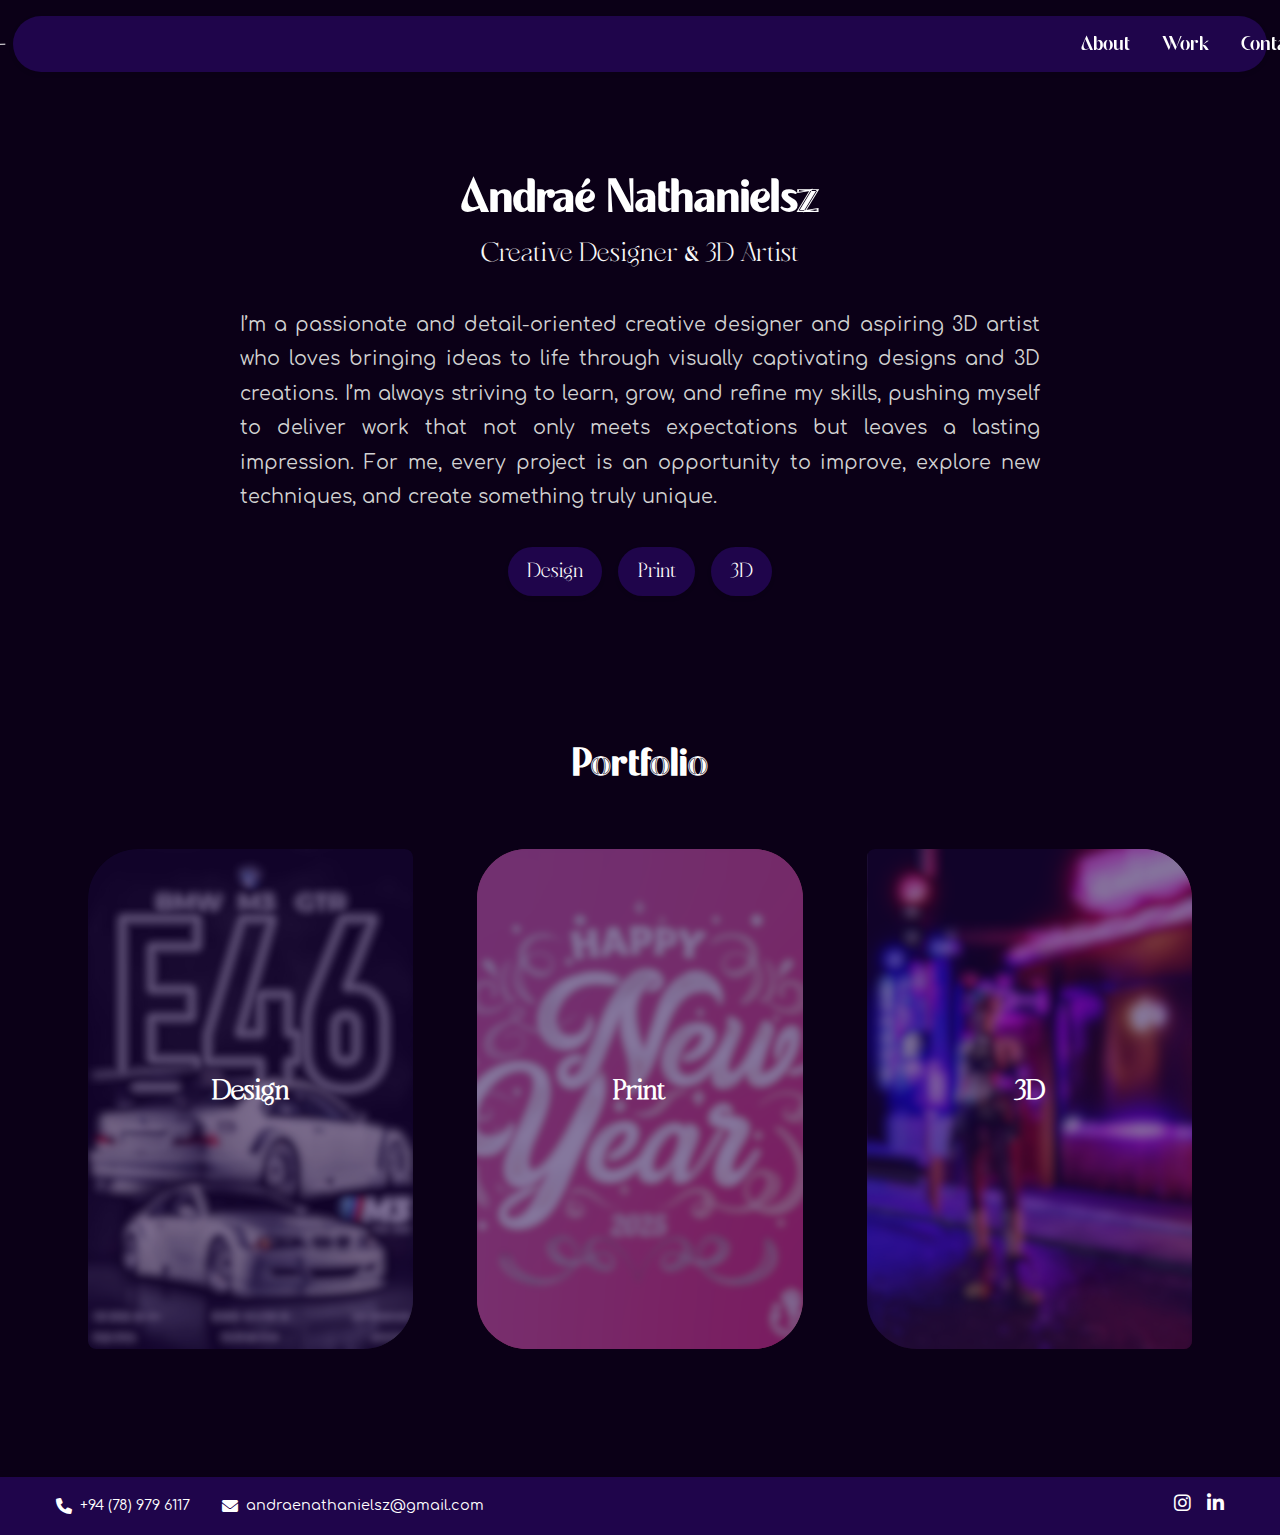
<file: index.html>
<!DOCTYPE html>
<html lang="en">
<head>
    <meta charset="UTF-8">
    <meta name="viewport" content="width=device-width, initial-scale=1.0">
    <title>Portfolio - Andraé Nathanielsz</title>
    <link rel="icon" type="image/png" href="logo.png">
    <link rel="stylesheet" href="CSS/styles.css">
    <link rel="stylesheet" href="https://cdnjs.cloudflare.com/ajax/libs/font-awesome/6.0.0/css/all.min.css">
</head>
<body class="home-page">
    <header>
        <nav>
            <div class="logo"><img src="logowhite.png" alt="Portfolio Logo"></div>
            <ul class="nav-links">
                <li><a href="#about">About</a></li>
                <li><a href="#work">Work</a></li>
                <li><a href="#contact">Contact</a></li>
            </ul>
        </nav>
    </header>

    <main>
        <section id="about" class="about-section">
            <div class="about-content">
                <h1>Andraé Nathanielsz</h1>
                <h2>Creative Designer <span class='nd'>&&nbsp;</span>3D Artist</h2>
                <p>I’m a passionate and detail-oriented creative designer and aspiring 3D artist who loves bringing ideas to life through visually captivating designs and 3D creations. I’m always striving to learn, grow, and refine my skills, pushing myself to deliver work that not only meets expectations but leaves a lasting impression. For me, every project is an opportunity to improve, explore new techniques, and create something truly unique.</p>
                <div class="skills">
                    <span class="skill-tag"><span>Design</span></span>
                    <span class="skill-tag"><span>Print</span></span>
                    <span class="skill-tag"><span>3D</span></span>
                </div>
            </div>
        </section>

        <section id="work" class="preview-section">
            <h2 style="font-family: 'AR';">Portfolio</h2>
            <div class="work-previews">
                <a href="work.html?filter=design" class="preview-card left" style="background-image: url('DesignPreview.jpg'); background-size: cover; background-position: center;">
                    <div class="preview-content">
                        <h3 style="font-family: 'Sol';">Design</h3>
                    </div>
                </a>
                <a href="work.html?filter=print" class="preview-card" style="background-image: url('PrintPreview.png'); background-size: cover; background-position: center; border-radius: 50px;">
                    <div class="preview-content">
                        <h3 style="font-family: 'Sol';">Print</h3>
                    </div>
                </a>
                <a href="work.html?filter=3d" class="preview-card right" style="background-image: url('3dPreview.jpg'); background-size: cover; background-position: center;">
                    <div class="preview-content">
                        <h3 style="font-family: 'Sol';">3D</h3>
                    </div>
                </a>
            </div>
        </section>
    </main>

    <footer id="contact" class="contact-footer">
        <div class="contact-content">
            <h2>Get in Touch</h2>
            <div class="contact-info">
                <div class="contact-item">
                    <i class="fas fa-phone"></i>
                    <a href="tel:+94789796117">+94 (78) 979 6117</a>
                </div>
                <div class="contact-item">
                    <i class="fas fa-envelope"></i>
                    <a href="mailto:andraenathanielsz@gmail.com">andraenathanielsz@gmail.com</a>
                </div>
            </div>
            <div class="social-links">
                <a href="https://www.instagram.com/and.lsz/" target="_blank" class="social-icon">
                    <i class="fab fa-instagram"></i>
                </a>
                <a href="https://linkedin.com/in/yourusername" target="_blank" class="social-icon">
                    <i class="fab fa-linkedin-in"></i>
                </a>
            </div>
        </div>
    </footer>
    <script src="JS/scroll.js"></script>
</body>
</html>
</file>
<file: CSS/styles.css>
@font-face {
    font-family: 'SanF';
    src: url('../Fonts/SanF.otf') format('opentype');
}

@font-face {
    font-family: 'SanFB';
    src: url('../Fonts/SF_Bold.otf') format('opentype');
}  

@font-face {
    font-family: 'AR';
    src: url('../Fonts/Aesthetic\ Romance.ttf') format('truetype');
} 

@font-face {
    font-family: 'Sol';
    src: url('../Fonts/Soligant.otf') format('opentype');
}  

@font-face {
    font-family: 'Comf';
    src: url('../Fonts/Comfortaa-Regular.ttf') format('truetype');
}


* {
    margin: 0;
    padding: 0;
    box-sizing: border-box;
}

body {
    font-family: 'Comf';
    line-height: 1.6;
    color: #FFFFFF;
    background-color: #0b0017;
}

html {
    scroll-behavior: auto; /* Remove default smooth scrolling */
}

header {
    font-family: 'AR';
    background-color: #1F054B;
    box-shadow: 0 2px 5px #0000001a;
    position: sticky;
    top: 1rem;
    z-index: 1000;
    width: 98%;
    margin: 0 auto;
    border-radius: 50px;
}

nav {
    max-width: 1200px;
    margin: 0 auto;
    padding: 0.5rem;
    display: flex;
    justify-content: space-between;
    align-items: center;
}

.logo {
    font-size: 1.5rem;
    font-weight: bold;
    color: #333;
    margin-left: -80px;
}

.logo img {
    height: 40px;
    width: 40px;
    vertical-align: middle;
    transition: transform 0.3s ease-in-out;
    cursor: pointer;
}

.logo img:hover {
    transform: scale(1.1);
    filter: brightness(1.1);
}

.nav-links {
    font-size: 25px;
    display: flex;
    list-style: none;
    gap: 2rem;
    margin-right: -70px;
}

.nav-links a {
    text-decoration: none;
    color: #FFFFFF;
    font-weight: 500;
    position: relative;
    padding-bottom: 2px;
}

.nav-links a::after {
    content: '';
    position: absolute;
    width: 0;
    height: 2px;
    bottom: 0;
    left: 0;
    background-color: #FFFFFF;
    transition: width 0.3s ease-in-out;
}

.nav-links a:hover::after {
    width: 100%;
}


main {
    max-width: 1200px;
    margin: 0 auto;
    padding: 2rem 1rem;
}

.portfolio-section {
    margin-bottom: 4rem;
    h2{
        color: white;
        font-family: 'AR';
        font-size: 3rem;
        text-align: center;
    }
}

.portfolio-filter {
    text-align: center;
    margin: 2rem 0;
    padding: 0 1rem;
}

.filter-btn {
    background: transparent;
    border: 2px solid #1F054B;
    padding: 8px 20px;
    margin: 0 5px;
    cursor: pointer;
    font-family: 'AR', sans-serif;
    font-size: 1.5rem;
    transition: all 0.3s ease;
    border-radius: 25px;
    color: white;
}

.filter-btn:hover {
    background: #1F054B;
    color: white;
}

.filter-btn.active {
    background: #1F054B;
    color: white;
}

h2 {
    font-size: 2rem;
    margin-bottom: 2rem;
    color: #333;
}

.nd{
    font-family: 'AR';
}

.portfolio-grid {
    display: grid;
    grid-template-columns: repeat(auto-fit, minmax(300px, 1fr));
    gap: 2rem;
}

.portfolio-item {
    position: relative;
    overflow: hidden;
    border-radius: 8px;
    box-shadow: 0 4px 6px #0000001a;
    transition: transform 0.3s ease;
    h3{
        font-family: 'Comf';
        font-size: 12px;
    }
}

.portfolio-item:hover {
    transform: translateY(-5px);
}

.portfolio-item img {
    width: 100%;
    height: 100%;
    object-fit: cover;
    display: block;
}

.overlay {
    position: absolute;
    bottom: 0;
    left: 0;
    right: 0;
    background: #000000cc;
    color: white;
    padding: 1.5rem;
    transform: translateY(100%);
    transition: transform 0.3s ease;
}

.portfolio-item:hover .overlay {
    transform: translateY(0);
}

.overlay h3 {
    font-size: 1.2rem;
    margin-bottom: 0.5rem;
}

.overlay p {
    font-size: 0.9rem;
    opacity: 0.9;
}

footer {
    text-align: center;
    padding: 2rem;
    background-color: white;
    margin-top: 4rem;
}

/* Landing Page Styles */
.home-page {
    background-color: #0b0017;
}

.about-section {
    padding: 4rem 2rem; /* Reduced padding to decrease space above */
    max-width: 1200px;
    margin: 0 auto;
    text-align: center;
}

.about-content {
    max-width: 800px;
    margin: 0 auto;
}

.about-content h1 {
    font-size: 3.5rem;
    margin-bottom: 10px;
    color: #FFFFFF;
    font-family: 'AR';
}

.about-content h2 {
    font-size: 1.7rem;
    color: #F8F8F8;
    margin-top: -20px;
    margin-bottom: 2rem;
    font-weight: 400;
    font-family: 'Sol';
}

.about-content p {
    font-size: 1.2rem;
    line-height: 1.8;
    color: #d2d2d2;
    margin-bottom: 2rem;
    font-family: 'Comf';
    text-align:justify;
}

.skills {
    display: flex;
    flex-wrap: wrap;
    gap: 1rem;
    justify-content: center;
    margin-top: 2rem;
}

.skill-tag {
    font-family: 'Sol';
    color: #fff;
    background-color:#1F054B;
    padding: 0.5rem 1.2rem;
    border-radius: 25px;
    font-size: 1.3rem;
    box-shadow: 0 2px 4px #0000001a;
    transition: all 0.3s ease;
    position: relative;
    overflow: hidden;
    cursor: pointer;
}

.skill-tag:before {
    content: '';
    position: absolute;
    top: 0;
    left: 0;
    width: 100%;
    height: 100%;
    
    opacity: 0;
    transition: all 0.3s ease;
    z-index: 1;
}

.skill-tag:hover {
    transform: translateY(-3px);
    box-shadow: 0 4px 8px #00000033;
}

.skill-tag:hover:before {
    opacity: 1;
}

.skill-tag span {
    position: relative;
    z-index: 2;
}

.preview-section {
    padding: 4rem 2rem;
    background:none;
    border-radius: 10px;
}

.preview-section h2 {
    text-align: center;
    margin-bottom: 3rem;
    font-family: 'AR';
    font-size: 3rem;
    font-family: 'SanFB';
    color: #FFFFFF;
}

.work-previews {
    display: grid;
    grid-template-columns: repeat(auto-fit, minmax(300px, 1fr));
    gap: 4rem; /* Increased gap between preview cards */
    max-width: 1200px;
    margin: 0 auto;
}

.mid{
    border-radius: 50px;
}

.preview-card {
    position: relative;
    background-color: #f8f8f8;
    border-radius: 8px;
    overflow: hidden;
    text-decoration: none;
    color: inherit;
    transition: transform 0.3s ease, box-shadow 0.3s ease;
    height: 500px; 
    padding: 40px; 
    display: flex;
    align-items: center;
    justify-content: center;
    min-height: 250px;
}

.preview-card::before {
    content: '';
    position: absolute;
    top: 0;
    left: 0;
    right: 0;
    bottom: 0;    
    background: #1f054b8b;
    border-radius: 1px;
    z-index: 1;
}

.preview-card:hover {
    transform: translateY(-5px);
    box-shadow: 0 5px 5px #00000033;
}

.preview-content {
    position: relative;
    z-index: 2; /* Ensure content is above the filter */
    text-align: center;
}

.preview-content h3 {
    font-size: 1.8rem;
    margin-bottom: 1rem;
    color: #FFFFFF;
}

.preview-content p {
    color: #f8f8f8;
    margin-bottom: 1.5rem;
}

.view-more {
    display: inline-block;
    color: #d2d2d2;
    font-weight: 500;
    text-decoration: none;
    transition: color 0.3s ease;
}

.right {
    border-top-right-radius: 50px; /* Adjust as needed */
    border-bottom-left-radius: 50px; /* Adjust as needed */
}

.left {
    border-top-left-radius: 50px; /* Adjust as needed */
    border-bottom-right-radius: 50px; /* Adjust as needed */
}

/* Contact Footer Styles */
.contact-footer {
    background-color:#1F054B;
    padding: 1rem;
    margin-top: 2rem;
    box-shadow: 0 -2px 5px rgba(0,0,0,0.1);
}

.contact-content {
    max-width: 1200px;
    margin: 0 auto;
    display: flex;
    justify-content: space-between;
    align-items: center;
    padding: 0 1rem;
}

.contact-content h2 {
    display: none;
}

.contact-info {
    display: flex;
    gap: 2rem;
}

.contact-item {
    display: flex;
    align-items: center;
    gap: 0.5rem;
    white-space: nowrap;
}

.contact-item i {
    font-size: 1rem;
    color: #FFFFFF;
}

.contact-item a {
    color: #FFFFFF;
    text-decoration: none;
    font-size: 0.9rem;
    transition: color 0.3s ease;
}

.contact-item a:hover {
    text-decoration: underline;
}

.social-links {
    display: flex;
    gap: 1rem;
}

.social-icon {
    color: #FFFFFF;
    text-decoration: none;
    transition: color 0.3s ease;
}

.social-icon i {
    font-size: 1.2rem;
}

.social-icon:hover {
    opacity: 50%;
}

.close {
    color: #ffffff;
    font-size: 30px;
    font-weight: bold;
    position: absolute;
    right: 25px;
    top: 10px;
    cursor: pointer;
    transition: opacity 0.3s ease;
}

.close:hover {
    opacity: 0.5;
}

/* Mobile Responsive Styles */
@media screen and (max-width: 768px) {
    header {
        width: 95%;
        margin: 0.5rem auto;
    }

    nav {
        flex-direction: column;
        padding: 1rem;
        gap: 1rem;
    }

    .logo {
        margin-left: 0;
    }

    .nav-links {
        flex-direction: column;
        align-items: center;
        gap: 1rem;
        font-size: 20px;
        margin-right: 0;
        margin-left: -25px;
    }

    .portfolio-filter {
        display: flex;
        flex-wrap: wrap;
        justify-content: center;
        gap: 0.5rem;
    }

    .filter-btn {
        font-size: 1.2rem;
        padding: 6px 15px;
    }

    .portfolio-grid {
        grid-template-columns: repeat(auto-fit, minmax(250px, 1fr));
        gap: 1rem;
        padding: 0 1rem;
    }

    .portfolio-section h2 {
        font-size: 2.5rem;
        margin-bottom: 1.5rem;
    }

    .overlay h3 {
        font-size: 14px;
    }

    .contact-content {
        padding: 2rem 1rem;
    }

    .contact-info {
        flex-direction: column;
        gap: 1.5rem;
    }

    .contact-item {
        width: 100%;
    }
}

@media screen and (max-width: 480px) {
    header {
        width: 92%;
    }

    .filter-btn {
        font-size: 1rem;
        padding: 5px 12px;
    }

    .portfolio-grid {
        grid-template-columns: 1fr;
    }

    .portfolio-section h2 {
        font-size: 2rem;
    }

    .contact-content h2 {
        font-size: 1.8rem;
    }
}

/* Tablet Specific Adjustments */
@media screen and (min-width: 769px) and (max-width: 1024px) {
    header {
        width: 96%;
    }

    .portfolio-grid {
        grid-template-columns: repeat(auto-fit, minmax(280px, 1fr));
    }

    .nav-links {
        font-size: 22px;
        gap: 1.5rem;
    }
}

/* Media Queries for Responsive Design */
@media screen and (max-width: 768px) {
    .logo {
        margin-left: 0;
    }

    nav {
        flex-direction: row; /* Keep navigation items in a row */
        justify-content: space-between; /* Space out items evenly */
    }
    .nav-links {
        flex-direction: row; /* Keep navigation links in a row */
        gap: 1rem; /* Add space between links */
    }
    .nav-links a {
        padding: 10px; /* Add padding for better touch targets */
        width: auto; /* Allow links to size based on content */
    }
    .portfolio-grid {
        grid-template-columns: 1fr;
        padding: 0 1rem;
    }

    .preview-section {
        padding: 2rem 1rem;
    }

    .filter-btn {
        margin: 5px;
        padding: 6px 15px;
        font-size: 0.9rem;
    }

    .portfolio-filter {
        display: flex;
        flex-wrap: wrap;
        justify-content: center;
        gap: 0.5rem;
    }
}

@media screen and (max-width: 480px) {
    h2 {
        font-size: 1.5rem;
    }

    .logo {
        font-size: 1.2rem;
    }

    .preview-section {
        padding: 1.5rem 1rem;
    }
}

@media (max-width: 768px) {
    .overlay {
        transform: translateY(0);
        background: rgba(0, 0, 0, 0.7);
    }

    .about-section {
        padding: 4rem 1rem;
    }

    .about-content h1 {
        font-size: 2.5rem;
    }

    .about-content h2 {
        font-size: 1.5rem;
    }

    .about-content p {
        font-size: 1.1rem;
        word-spacing: -3px;
    }

    .work-previews {
        grid-template-columns: 1fr;
    }

    .contact-content {
        flex-direction: column;
        gap: 1rem;
        padding: 0;
    }

    .contact-info {
        flex-direction: column;
        align-items: center;
        gap: 0.5rem;
    }
}

@media (max-width: 768px) {
    body {
        font-size: 14px; /* Adjust base font size for mobile */
    }
    .about-section {
        padding: 2rem 1rem; /* Reduce padding for smaller screens */
    }
    .preview-section h2 {
        font-size: 2.5rem; /* Adjust heading size for mobile */
    }
    .preview-card {
        height: auto; /* Allow cards to adjust height based on content */
        padding: 20px; /* Adjust padding for mobile view */
    }
    .work-previews {
        flex-direction: column; /* Stack cards vertically on mobile */
    }
}

/* Modal Mobile Responsive Styles */
@media screen and (max-width: 768px) {
    .modal-content {
        width: 95%;
        max-height: 90vh;
        object-fit: contain;
    }

    .close {
        top: 15px;
        right: 15px;
        font-size: 35px;
    }
}

@media screen and (max-width: 480px) {
    .modal-content {
        width: 98%;
    }

    .close {
        top: 10px;
        right: 10px;
        font-size: 30px;
    }
}
</file>
